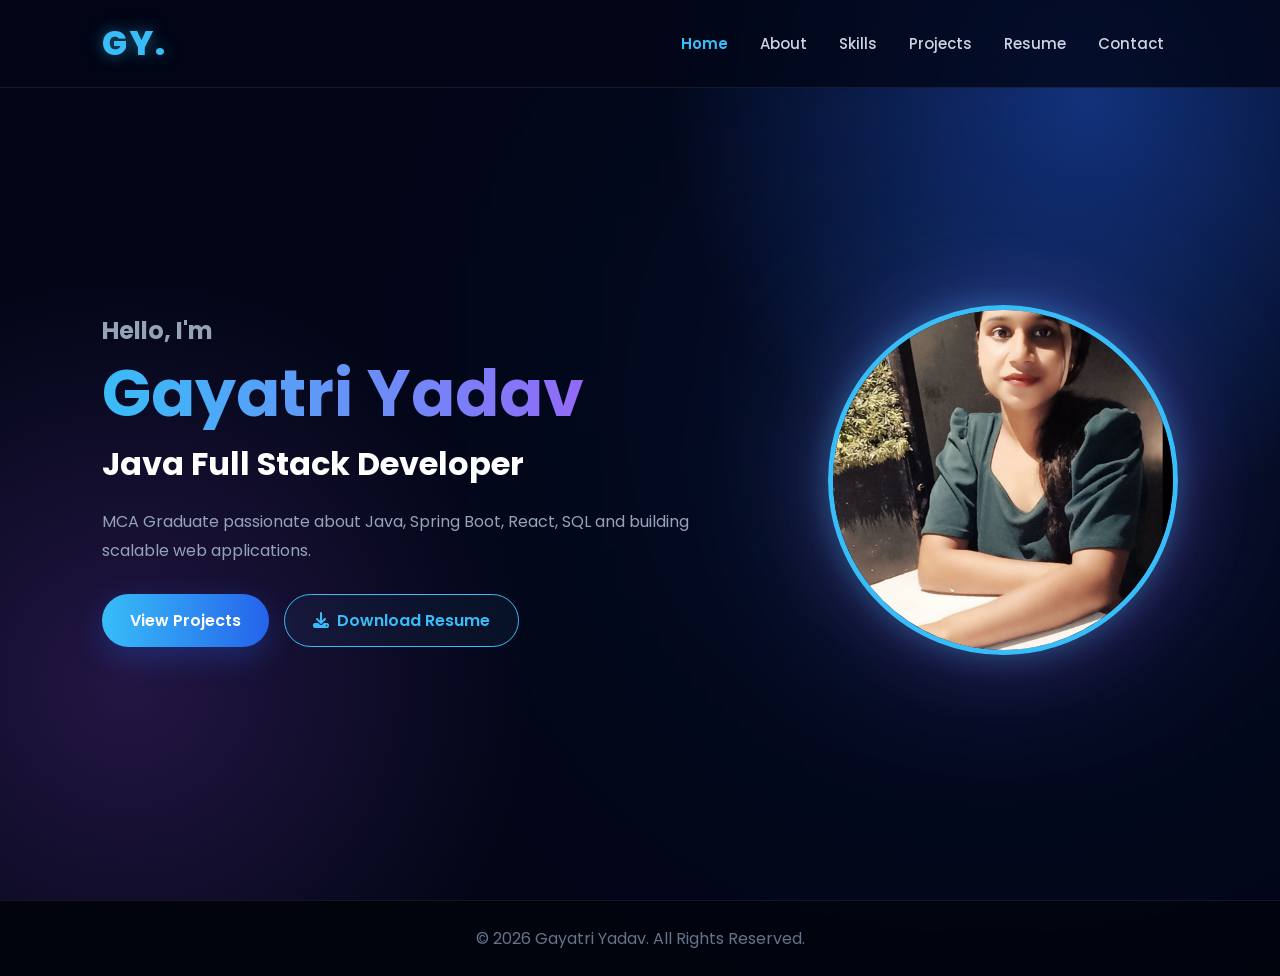
<file: index.html>
<!DOCTYPE html>
<html lang="en">
<head>
    <meta charset="UTF-8">
    <meta name="viewport" content="width=device-width, initial-scale=1.0">

    <title>Gayatri Yadav | Java Full Stack Developer</title>

    <link rel="stylesheet" href="css/style.css">

    <link href="https://fonts.googleapis.com/css2?family=Poppins:wght@300;400;500;600;700&display=swap" rel="stylesheet">

    <link rel="stylesheet"
          href="https://cdnjs.cloudflare.com/ajax/libs/font-awesome/6.5.2/css/all.min.css">
</head>

<body>

    <!-- Header -->
    <header>
        <div class="logo">GY.</div>

        <nav>
            <a href="index.html">Home</a>
            <a href="about.html">About</a>
            <a href="skills.html">Skills</a>
            <a href="projects.html">Projects</a>
            <a href="resume.html">Resume</a>
            <a href="contact.html">Contact</a>
        </nav>
    </header>

    <!-- Hero Section -->
    <section class="hero">

        <div class="hero-text">
            <h3>Hello, I'm</h3>

            <h1>Gayatri Yadav</h1>

            <h2>Java Full Stack Developer</h2>

            <p>
                MCA Graduate passionate about Java, Spring Boot, React, SQL
                and building scalable web applications.
            </p>

            <div class="buttons">
                <a href="projects.html" class="btn">
                    View Projects
                </a>

                <a href="images/resume/Gayatri_Yadav_Resume.pdf"
                   class="btn2"
                   download>
                    <i class="fas fa-download"></i>
                    Download Resume
                </a>
            </div>
        </div>

        <!-- Profile Image -->
        <div class="hero-image">
            <img src="images/gayuprofile.jpg.jpg" 
                 alt="Gayatri Yadav">
        </div>

    </section>

    <!-- Footer -->
    <footer>
        <p>&copy; 2026 Gayatri Yadav. All Rights Reserved.</p>
    </footer>

    <script src="js/script.js"></script>

</body>
</html>
</file>
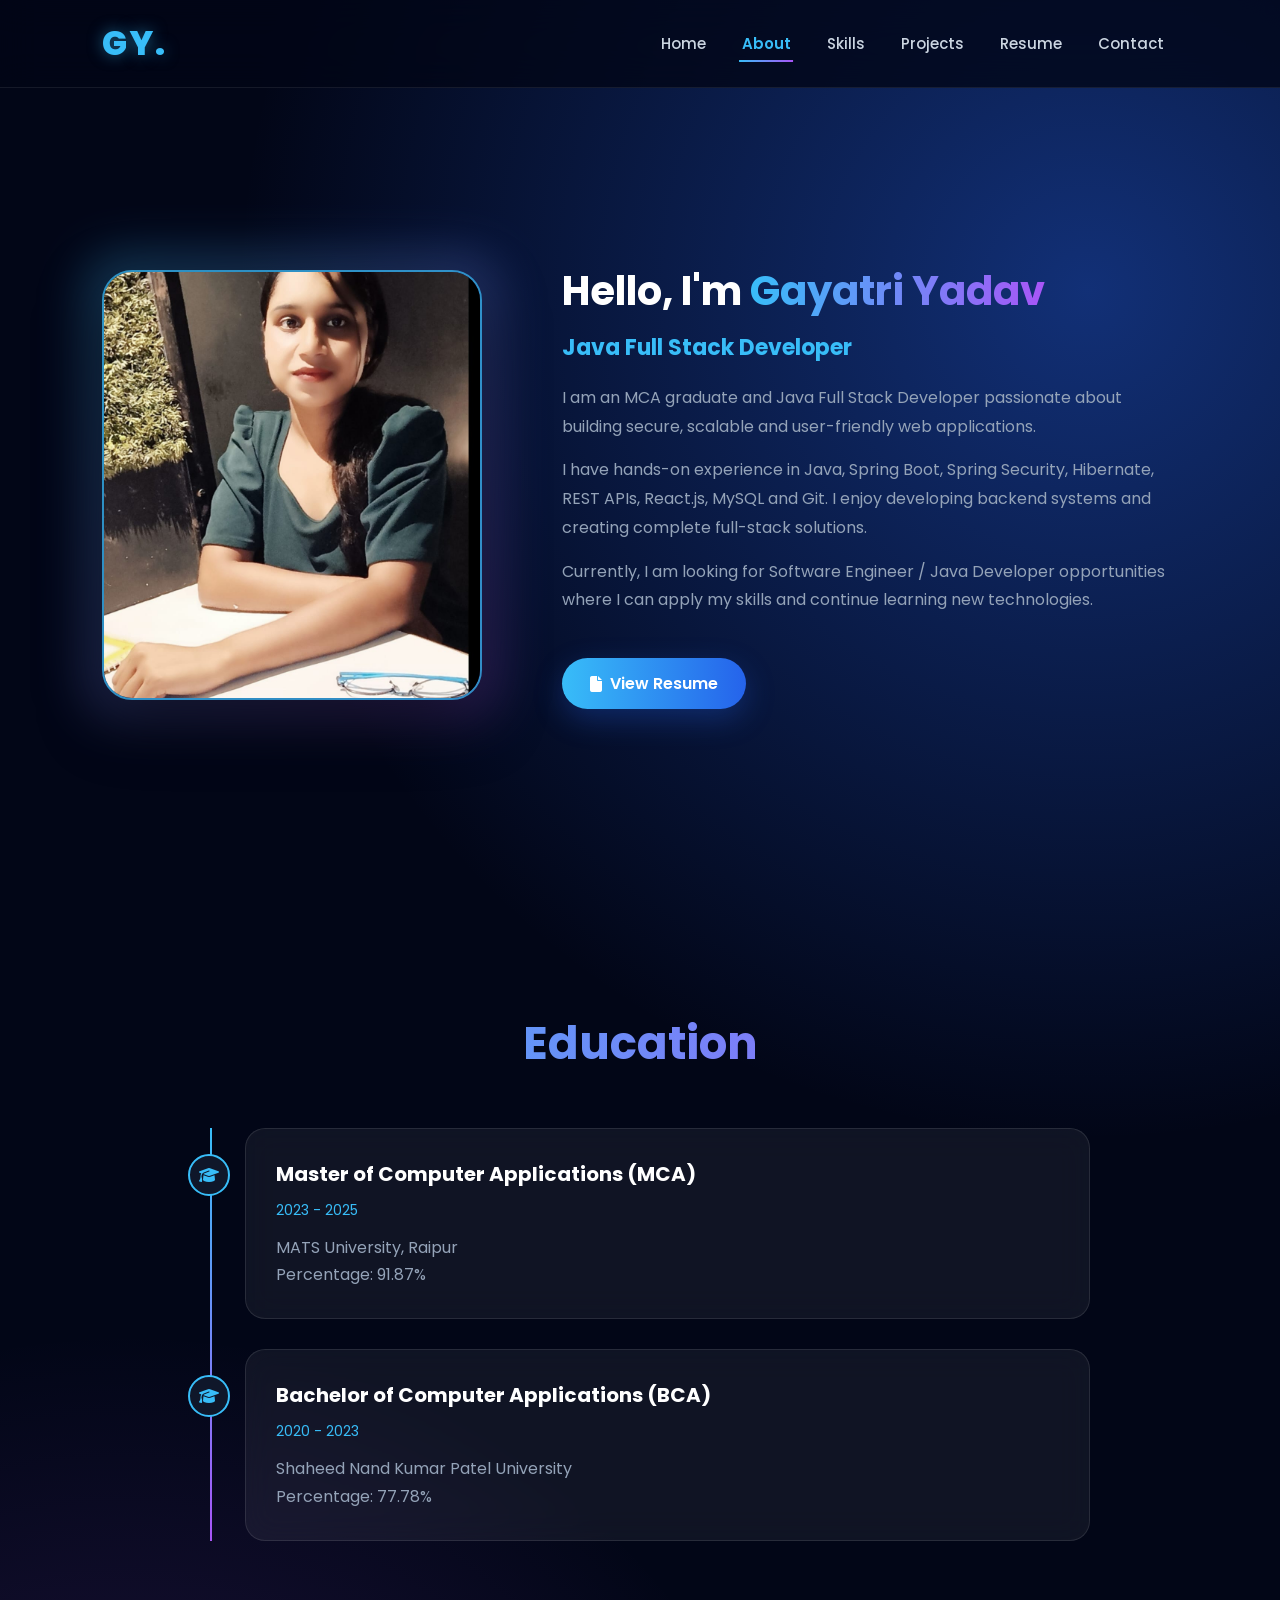
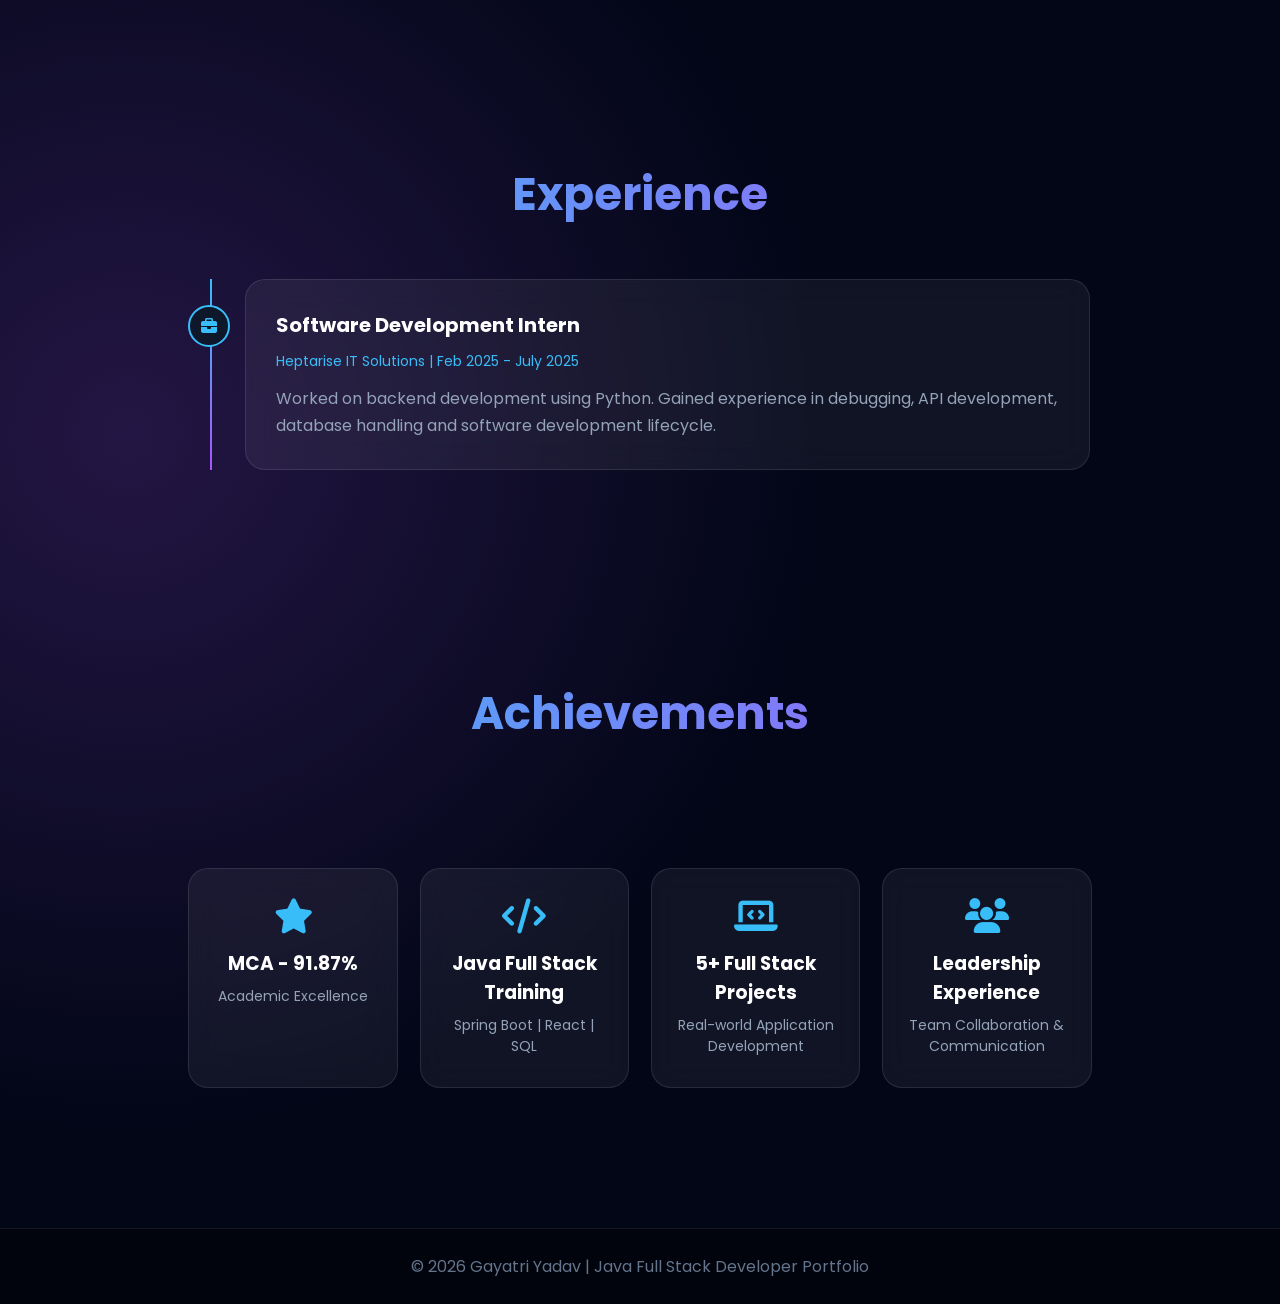
<file: about.html>
<!DOCTYPE html>
<html lang="en">

<head>

<meta charset="UTF-8">
<meta name="viewport" content="width=device-width, initial-scale=1.0">

<title>About | Gayatri Yadav</title>

<link rel="stylesheet" href="css/style.css">

<link href="https://fonts.googleapis.com/css2?family=Poppins:wght@300;400;500;600;700&display=swap" rel="stylesheet">

<link rel="stylesheet"
href="https://cdnjs.cloudflare.com/ajax/libs/font-awesome/6.5.2/css/all.min.css">

</head>


<body>


<header>

<div class="logo">
<h2>GY.</h2>
</div>


<nav>

<ul>

<li><a href="index.html">Home</a></li>

<li><a href="about.html" class="active">About</a></li>

<li><a href="skills.html">Skills</a></li>

<li><a href="projects.html">Projects</a></li>

<li><a href="resume.html">Resume</a></li>

<li><a href="contact.html">Contact</a></li>

</ul>

</nav>

</header>



<!-- ABOUT HERO SECTION -->

<section class="about">


<div class="about-image">

<img src="images/gayuprofile.jpg.jpg" alt="Gayatri Yadav">

</div>



<div class="about-content">


<h1>Hello, I'm <span>Gayatri Yadav</span></h1>


<h3>
Java Full Stack Developer
</h3>


<p>
I am an MCA graduate and Java Full Stack Developer passionate about
building secure, scalable and user-friendly web applications.
</p>


<p>
I have hands-on experience in Java, Spring Boot, Spring Security,
Hibernate, REST APIs, React.js, MySQL and Git. 
I enjoy developing backend systems and creating complete full-stack solutions.
</p>


<p>
Currently, I am looking for Software Engineer / Java Developer opportunities
where I can apply my skills and continue learning new technologies.
</p>



<a href="resume.html" class="btn">
<i class="fas fa-file"></i> View Resume
</a>


</div>


</section>





<!-- EDUCATION SECTION -->


<section class="timeline">


<h1 class="section-title">
Education
</h1>



<div class="timeline-box">



<div class="timeline-item">

<i class="fas fa-graduation-cap"></i>

<h3>
Master of Computer Applications (MCA)
</h3>


<span>
2023 - 2025
</span>


<p>
MATS University, Raipur
<br>
Percentage: 91.87%
</p>


</div>





<div class="timeline-item">

<i class="fas fa-graduation-cap"></i>


<h3>
Bachelor of Computer Applications (BCA)
</h3>


<span>
2020 - 2023
</span>


<p>
Shaheed Nand Kumar Patel University
<br>
Percentage: 77.78%
</p>


</div>



</div>


</section>







<!-- EXPERIENCE SECTION -->


<section class="timeline">


<h1 class="section-title">
Experience
</h1>



<div class="timeline-box">


<div class="timeline-item">


<i class="fas fa-briefcase"></i>


<h3>
Software Development Intern
</h3>


<span>
Heptarise IT Solutions | Feb 2025 - July 2025
</span>


<p>

Worked on backend development using Python.
Gained experience in debugging, API development,
database handling and software development lifecycle.

</p>


</div>


</div>


</section>








<!-- ACHIEVEMENTS -->


<section class="achievement">


<h1 class="section-title">
Achievements
</h1>



<div class="cards">



<div class="card">

<i class="fas fa-star"></i>

<h3>
MCA - 91.87%
</h3>

<p>
Academic Excellence
</p>

</div>




<div class="card">

<i class="fas fa-code"></i>

<h3>
Java Full Stack Training
</h3>

<p>
Spring Boot | React | SQL
</p>

</div>





<div class="card">

<i class="fas fa-laptop-code"></i>

<h3>
5+ Full Stack Projects
</h3>

<p>
Real-world Application Development
</p>

</div>





<div class="card">

<i class="fas fa-users"></i>

<h3>
Leadership Experience
</h3>

<p>
Team Collaboration & Communication
</p>

</div>



</div>


</section>







<!-- FOOTER -->


<footer>

<p>
© 2026 Gayatri Yadav | Java Full Stack Developer Portfolio
</p>

</footer>




<script src="js/script.js"></script>


</body>

</html>
</file>
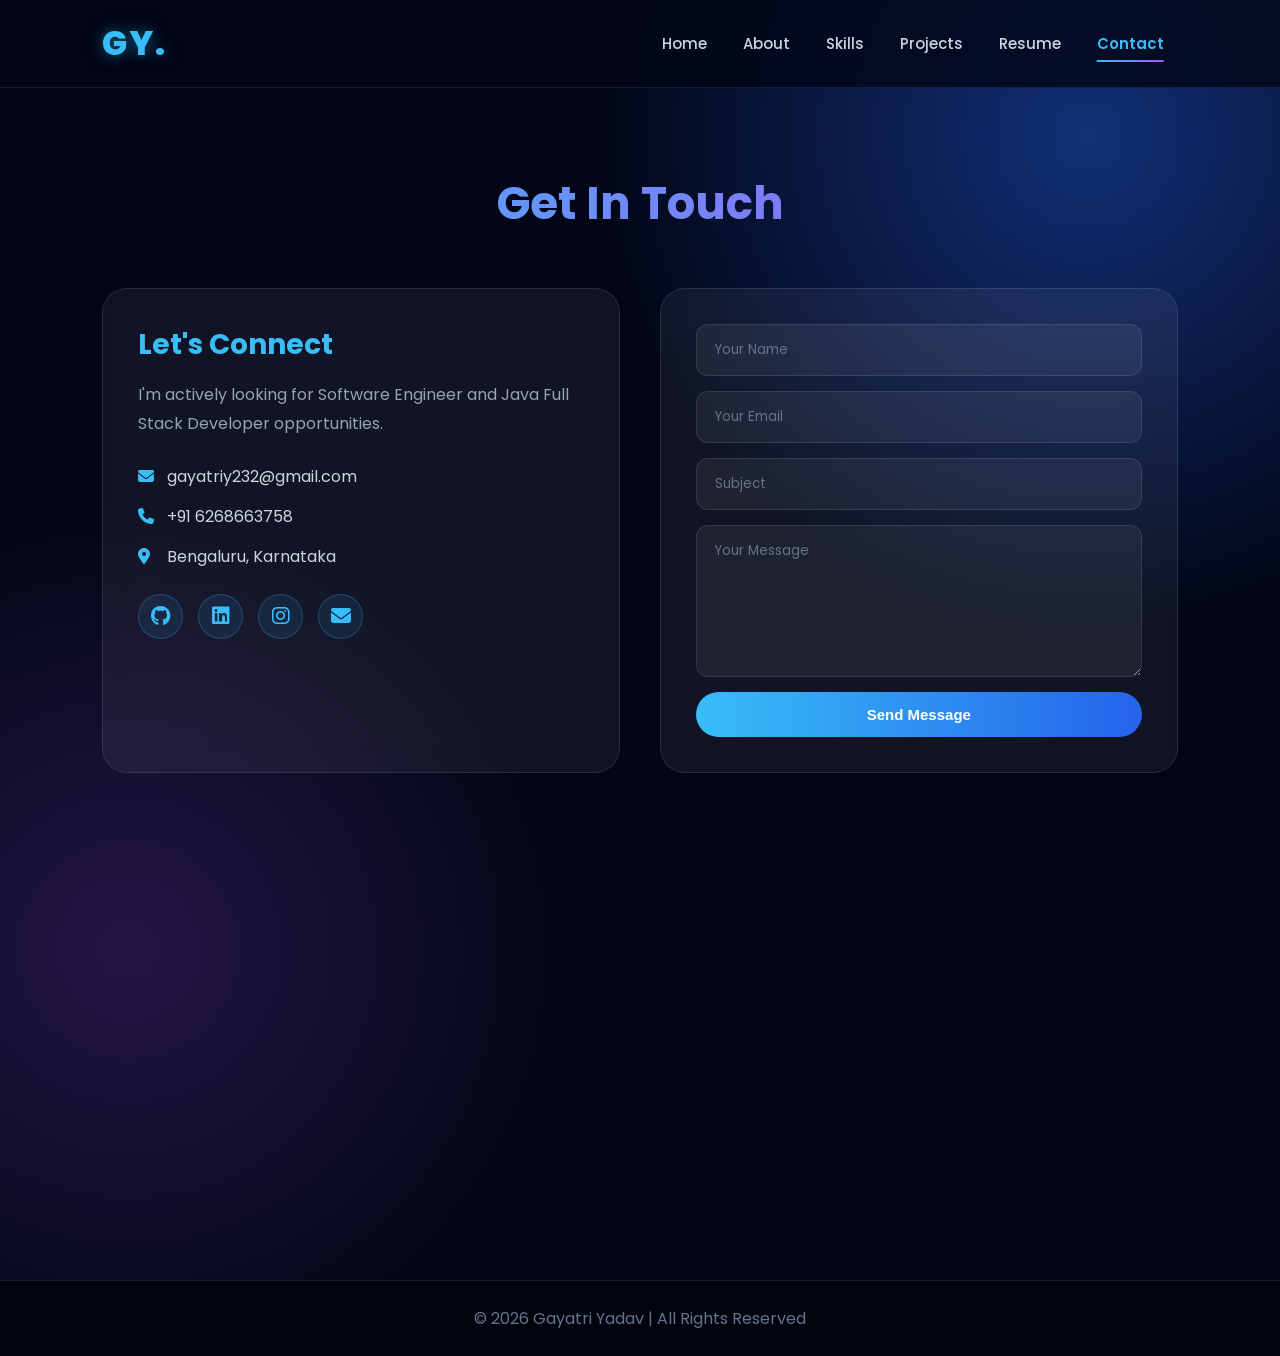
<file: contact.html>
<!DOCTYPE html>
<html lang="en">

<head>

<meta charset="UTF-8">

<meta name="viewport" content="width=device-width, initial-scale=1.0">

<title>Contact | Gayatri Yadav</title>

<link rel="stylesheet" href="css/style.css">

<link rel="preconnect" href="https://fonts.googleapis.com">

<link href="https://fonts.googleapis.com/css2?family=Poppins:wght@300;400;500;600;700&display=swap" rel="stylesheet">

<link rel="stylesheet"
href="https://cdnjs.cloudflare.com/ajax/libs/font-awesome/6.5.2/css/all.min.css">

</head>

<body>

<header>

<div class="logo">

<h2>GY.</h2>

</div>

<nav>

<ul>

<li><a href="index.html">Home</a></li>

<li><a href="about.html">About</a></li>

<li><a href="skills.html">Skills</a></li>

<li><a href="projects.html">Projects</a></li>

<li><a href="resume.html">Resume</a></li>

<li><a href="contact.html" class="active">Contact</a></li>

</ul>

</nav>

</header>

<section class="contact">

<h1 class="section-title">Get In Touch</h1>

<div class="contact-container">

<div class="contact-info">

<h2>Let's Connect</h2>

<p>

I'm actively looking for Software Engineer and Java Full Stack Developer opportunities.

</p>

<div class="info">

<p><i class="fas fa-envelope"></i> gayatriy232@gmail.com</p>

<p><i class="fas fa-phone"></i> +91 6268663758</p>

<p><i class="fas fa-location-dot"></i> Bengaluru, Karnataka</p>

</div>

<div class="social-contact">

<a href="#"><i class="fab fa-github"></i></a>

<a href="#"><i class="fab fa-linkedin"></i></a>

<a href="#"><i class="fab fa-instagram"></i></a>

<a href="#"><i class="fas fa-envelope"></i></a>

</div>

</div>

<div class="contact-form">

<form>

<input type="text" placeholder="Your Name" required>

<input type="email" placeholder="Your Email" required>

<input type="text" placeholder="Subject">

<textarea rows="6" placeholder="Your Message"></textarea>

<button type="submit">

Send Message

</button>

</form>

</div>

</div>

</section>

<section class="map">

<iframe

src="https://www.google.com/maps?q=Bengaluru&output=embed"

loading="lazy">

</iframe>

</section>

<footer>

<p>

© 2026 Gayatri Yadav | All Rights Reserved

</p>

</footer>

<script src="js/script.js"></script>

</body>

</html>
</file>
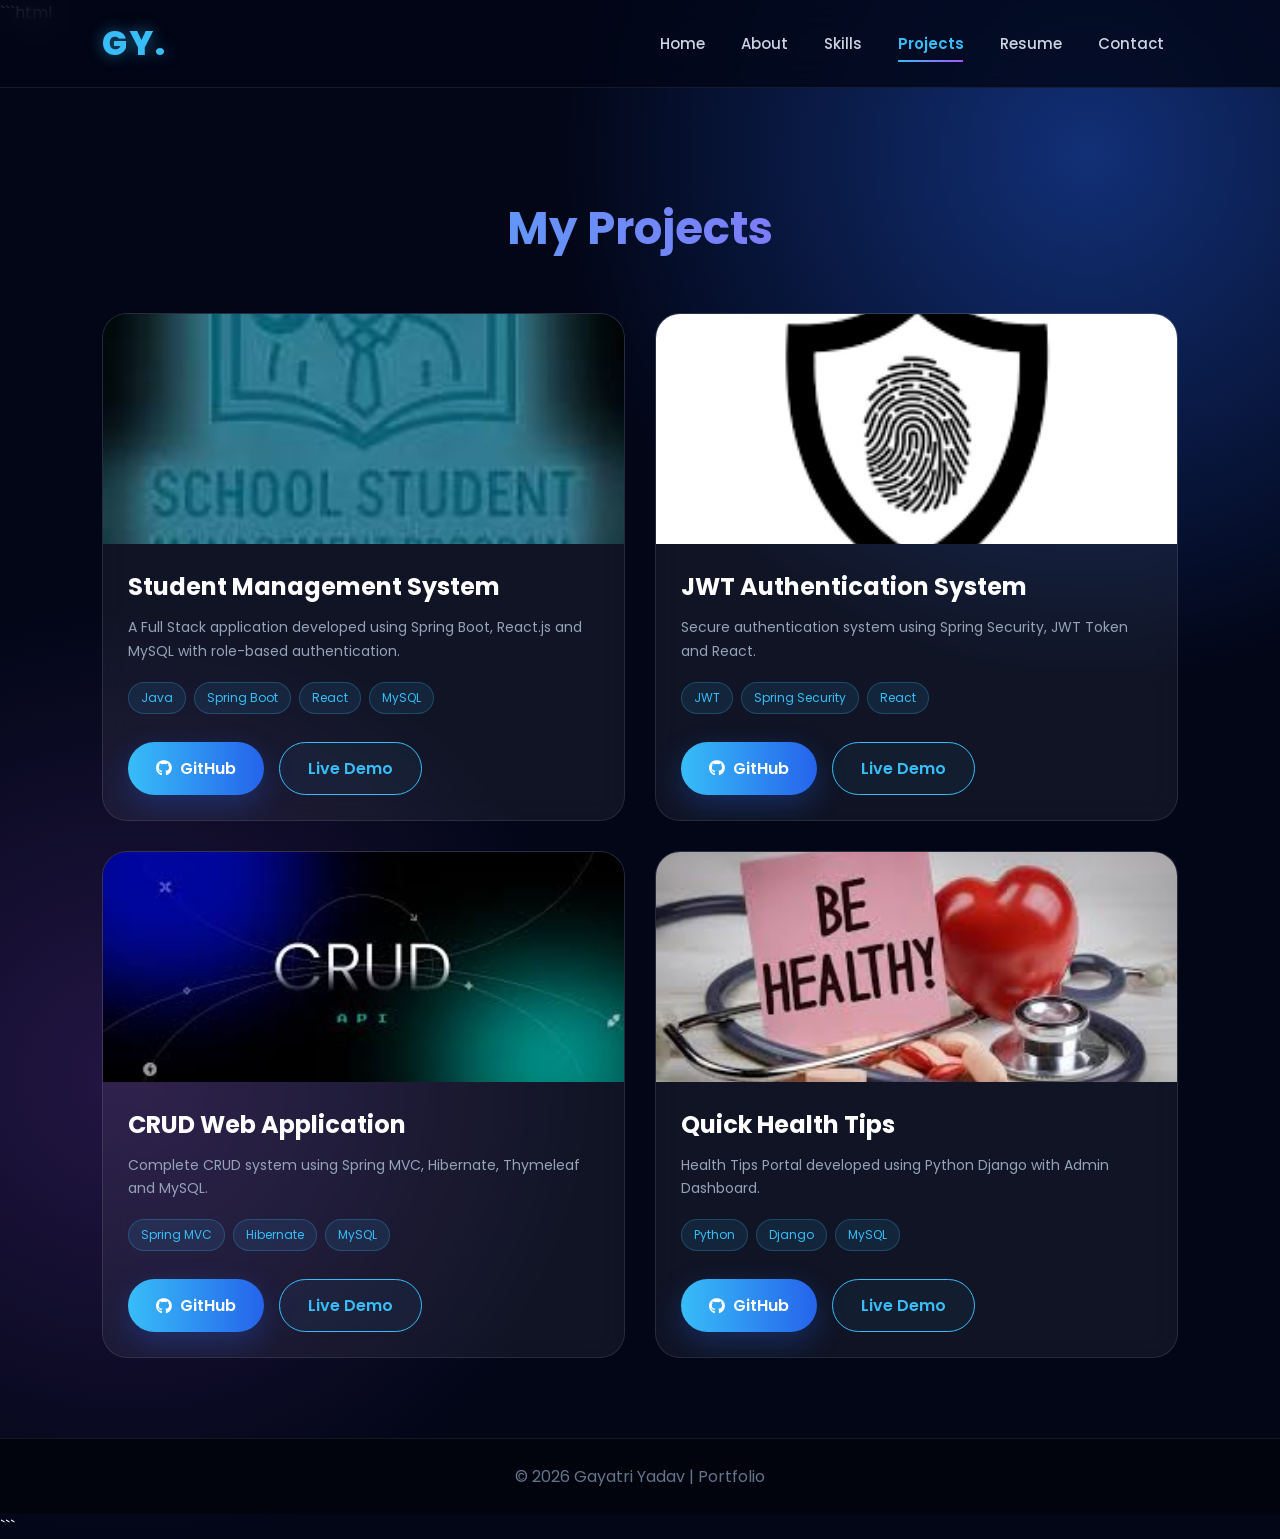
<file: projects.html>
```html
<!DOCTYPE html>
<html lang="en">

<head>
    <meta charset="UTF-8">
    <meta name="viewport" content="width=device-width, initial-scale=1.0">

    <title>Projects | Gayatri Yadav</title>

    <link rel="stylesheet" href="css/style.css">

    <link
        href="https://fonts.googleapis.com/css2?family=Poppins:wght@300;400;500;600;700&display=swap"
        rel="stylesheet">

    <link
        rel="stylesheet"
        href="https://cdnjs.cloudflare.com/ajax/libs/font-awesome/6.5.2/css/all.min.css">
</head>

<body>

    <!-- Header -->
    <header>

        <div class="logo">
            <h2>GY.</h2>
        </div>

        <nav>
            <ul>
                <li><a href="index.html">Home</a></li>
                <li><a href="about.html">About</a></li>
                <li><a href="skills.html">Skills</a></li>
                <li><a href="projects.html" class="active">Projects</a></li>
                <li><a href="resume.html">Resume</a></li>
                <li><a href="contact.html">Contact</a></li>
            </ul>
        </nav>

    </header>


    <!-- Projects Section -->
    <section class="projects">

        <h1 class="section-title">My Projects</h1>

        <div class="project-grid">


            <!-- Project 1 -->
            <div class="project-card">

                <img
                    src="images/s1.jpg"
                    alt="Student Management System">

                <div class="project-content">

                    <h2>Student Management System</h2>

                    <p>
                        A Full Stack application developed using
                        Spring Boot, React.js and MySQL with
                        role-based authentication.
                    </p>

                    <div class="tech">
                        <span>Java</span>
                        <span>Spring Boot</span>
                        <span>React</span>
                        <span>MySQL</span>
                    </div>

                    <div class="buttons">

                        <a href="#" class="btn">
                            <i class="fab fa-github"></i>
                            GitHub
                        </a>

                        <a href="#" class="btn2">
                            Live Demo
                        </a>

                    </div>

                </div>

            </div>


            <!-- Project 2 -->
            <div class="project-card">

                <img
                    src="images/a1.jpg"
                    alt="JWT Authentication System">

                <div class="project-content">

                    <h2>JWT Authentication System</h2>

                    <p>
                        Secure authentication system using
                        Spring Security, JWT Token and React.
                    </p>

                    <div class="tech">
                        <span>JWT</span>
                        <span>Spring Security</span>
                        <span>React</span>
                    </div>

                    <div class="buttons">

                        <a href="#" class="btn">
                            <i class="fab fa-github"></i>
                            GitHub
                        </a>

                        <a href="#" class="btn2">
                            Live Demo
                        </a>

                    </div>

                </div>

            </div>


            <!-- Project 3 -->
            <div class="project-card">

                <img
                    src="images/c2.jpg"
                    alt="CRUD Web Application">

                <div class="project-content">

                    <h2>CRUD Web Application</h2>

                    <p>
                        Complete CRUD system using Spring MVC,
                        Hibernate, Thymeleaf and MySQL.
                    </p>

                    <div class="tech">
                        <span>Spring MVC</span>
                        <span>Hibernate</span>
                        <span>MySQL</span>
                    </div>

                    <div class="buttons">

                        <a href="#" class="btn">
                            <i class="fab fa-github"></i>
                            GitHub
                        </a>

                        <a href="#" class="btn2">
                            Live Demo
                        </a>

                    </div>

                </div>

            </div>


            <!-- Project 4 -->
            <div class="project-card">

                <img
                    src="images/q1.jpg"
                    alt="Quick Health Tips">

                <div class="project-content">

                    <h2>Quick Health Tips</h2>

                    <p>
                        Health Tips Portal developed using
                        Python Django with Admin Dashboard.
                    </p>

                    <div class="tech">
                        <span>Python</span>
                        <span>Django</span>
                        <span>MySQL</span>
                    </div>

                    <div class="buttons">

                        <a href="#" class="btn">
                            <i class="fab fa-github"></i>
                            GitHub
                        </a>

                        <a href="#" class="btn2">
                            Live Demo
                        </a>

                    </div>

                </div>

            </div>


        </div>

    </section>


    <!-- Footer -->
    <footer>

        <p>
            © 2026 Gayatri Yadav | Portfolio
        </p>

    </footer>


    <script src="js/script.js"></script>

</body>

</html>
```
</file>
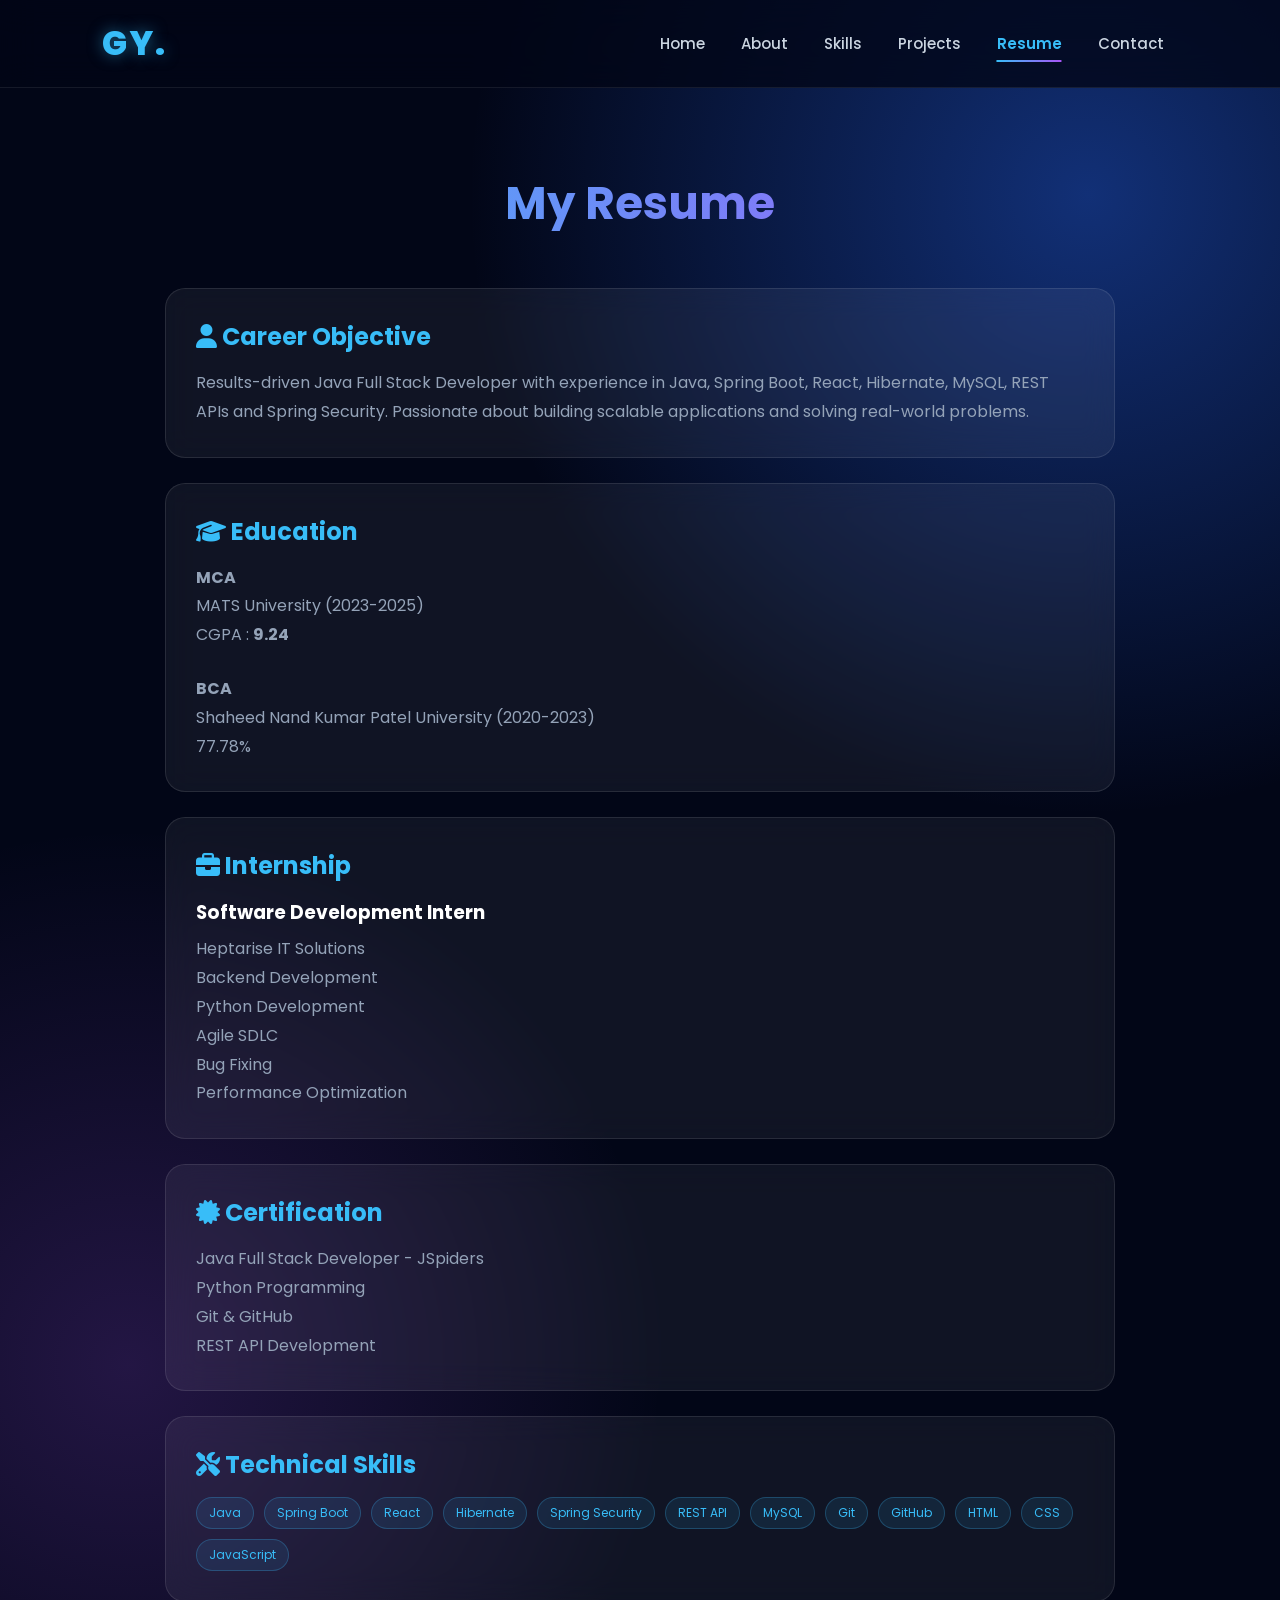
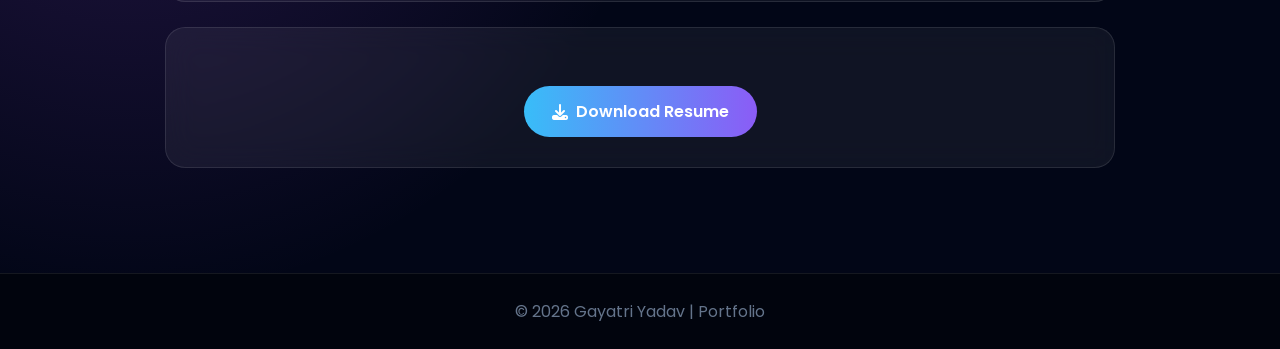
<file: resume.html>
<!DOCTYPE html>
<html lang="en">

<head>

<meta charset="UTF-8">
<meta name="viewport" content="width=device-width, initial-scale=1.0">

<title>Resume | Gayatri Yadav</title>

<link rel="stylesheet" href="css/style.css">

<link href="https://fonts.googleapis.com/css2?family=Poppins:wght@300;400;500;600;700&display=swap" rel="stylesheet">

<link rel="stylesheet"
href="https://cdnjs.cloudflare.com/ajax/libs/font-awesome/6.5.2/css/all.min.css">

</head>

<body>

<header>

<div class="logo">
<h2>GY.</h2>
</div>

<nav>

<ul>

<li><a href="index.html">Home</a></li>
<li><a href="about.html">About</a></li>
<li><a href="skills.html">Skills</a></li>
<li><a href="projects.html">Projects</a></li>
<li><a href="resume.html" class="active">Resume</a></li>
<li><a href="contact.html">Contact</a></li>

</ul>

</nav>

</header>

<section class="resume">

<h1 class="section-title">My Resume</h1>

<div class="resume-container">

<div class="resume-box">

<h2><i class="fas fa-user"></i> Career Objective</h2>

<p>
Results-driven Java Full Stack Developer with experience in Java, Spring Boot,
React, Hibernate, MySQL, REST APIs and Spring Security. Passionate about
building scalable applications and solving real-world problems.
</p>

</div>

<div class="resume-box">

<h2><i class="fas fa-graduation-cap"></i> Education</h2>

<ul>

<li>
<b>MCA</b><br>
MATS University (2023-2025)<br>
CGPA : <b>9.24</b>
</li>

<br>

<li>
<b>BCA</b><br>
Shaheed Nand Kumar Patel University (2020-2023)<br>
77.78%
</li>

</ul>

</div>

<div class="resume-box">

<h2><i class="fas fa-briefcase"></i> Internship</h2>

<h3>Software Development Intern</h3>

<p>

Heptarise IT Solutions

</p>

<ul>

<li>Backend Development</li>

<li>Python Development</li>

<li>Agile SDLC</li>

<li>Bug Fixing</li>

<li>Performance Optimization</li>

</ul>

</div>

<div class="resume-box">

<h2><i class="fas fa-certificate"></i> Certification</h2>

<ul>

<li>Java Full Stack Developer - JSpiders</li>

<li>Python Programming</li>

<li>Git & GitHub</li>

<li>REST API Development</li>

</ul>

</div>

<div class="resume-box">

<h2><i class="fas fa-tools"></i> Technical Skills</h2>

<div class="resume-skills">

<span>Java</span>

<span>Spring Boot</span>

<span>React</span>

<span>Hibernate</span>

<span>Spring Security</span>

<span>REST API</span>

<span>MySQL</span>

<span>Git</span>

<span>GitHub</span>

<span>HTML</span>

<span>CSS</span>

<span>JavaScript</span>

</div>

</div>

<div class="resume-box center">

<a href="images/resume/Gayatri_Yadav_Resume.pdf"
download
class="download-btn">

<i class="fas fa-download"></i>

Download Resume

</a>

</div>

</div>

</section>

<footer>

<p>

© 2026 Gayatri Yadav | Portfolio

</p>

</footer>

<script src="js/script.js"></script>

</body>

</html>
</file>
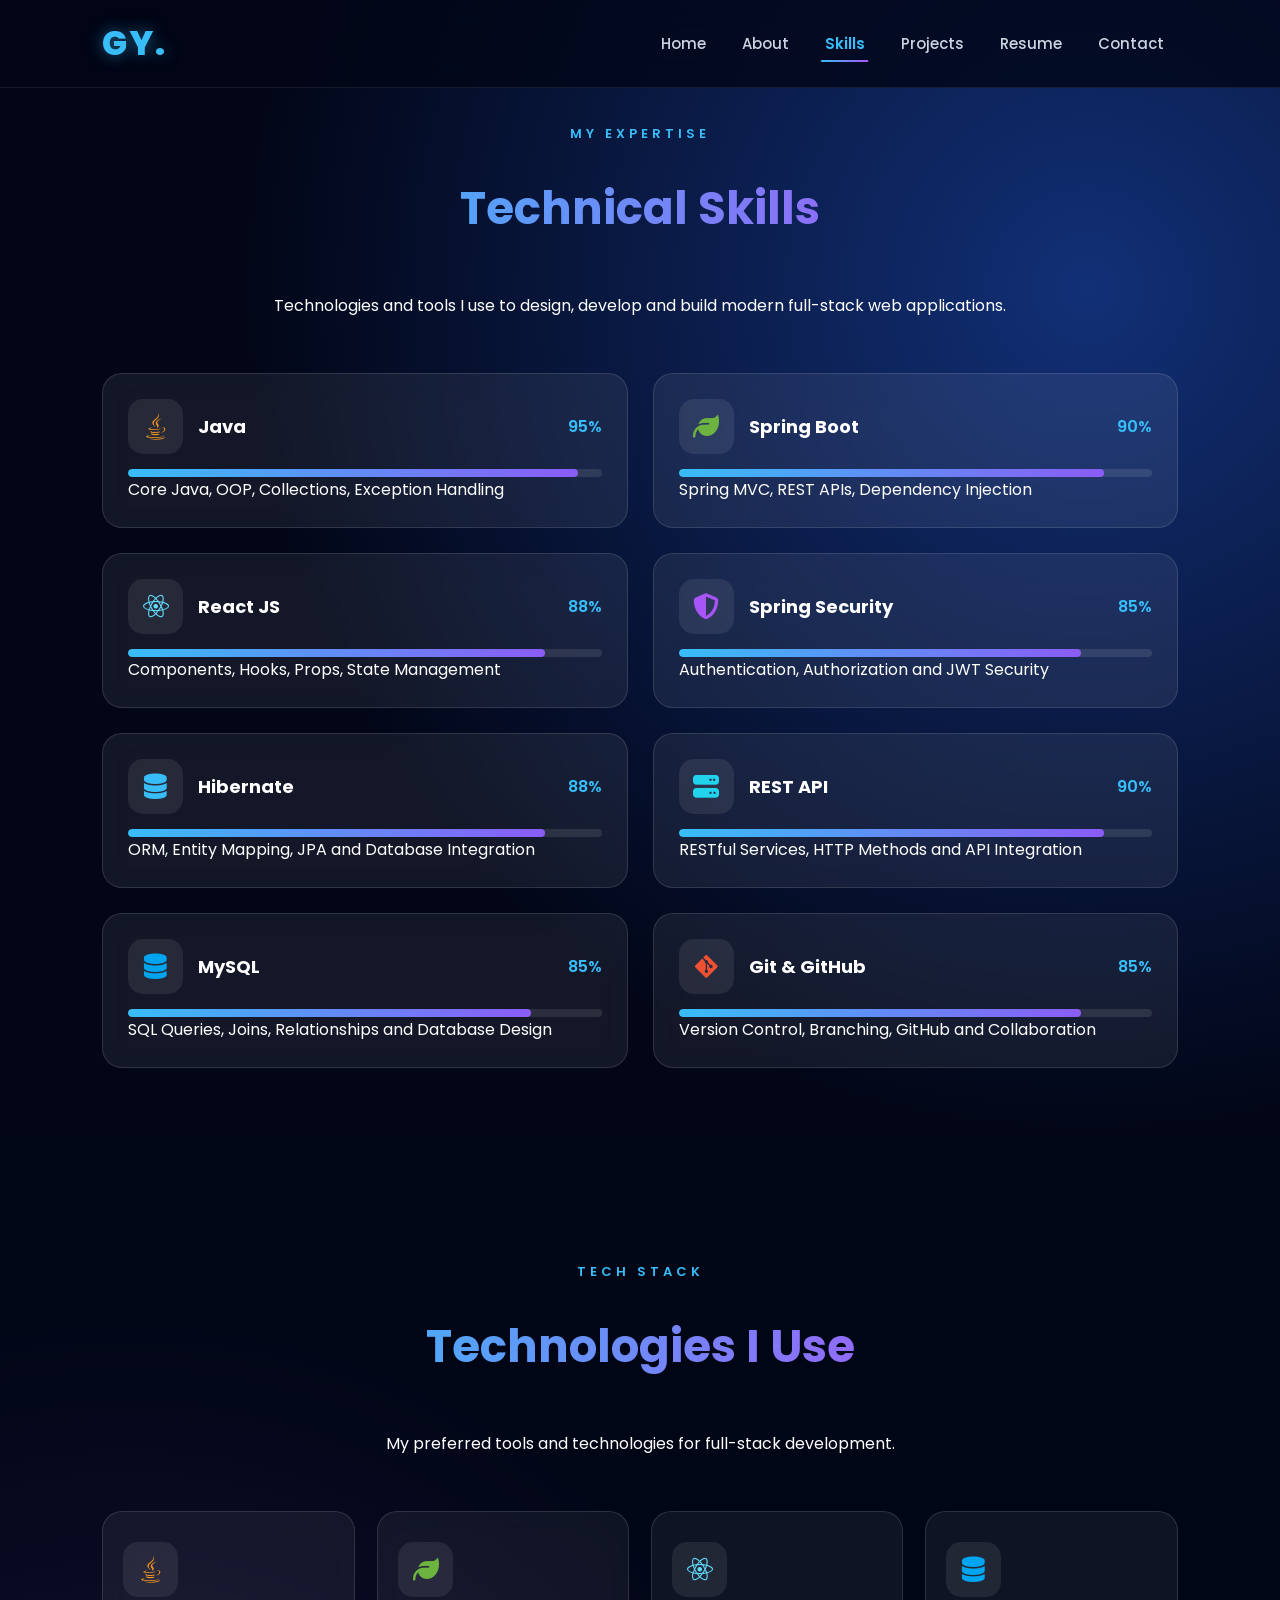
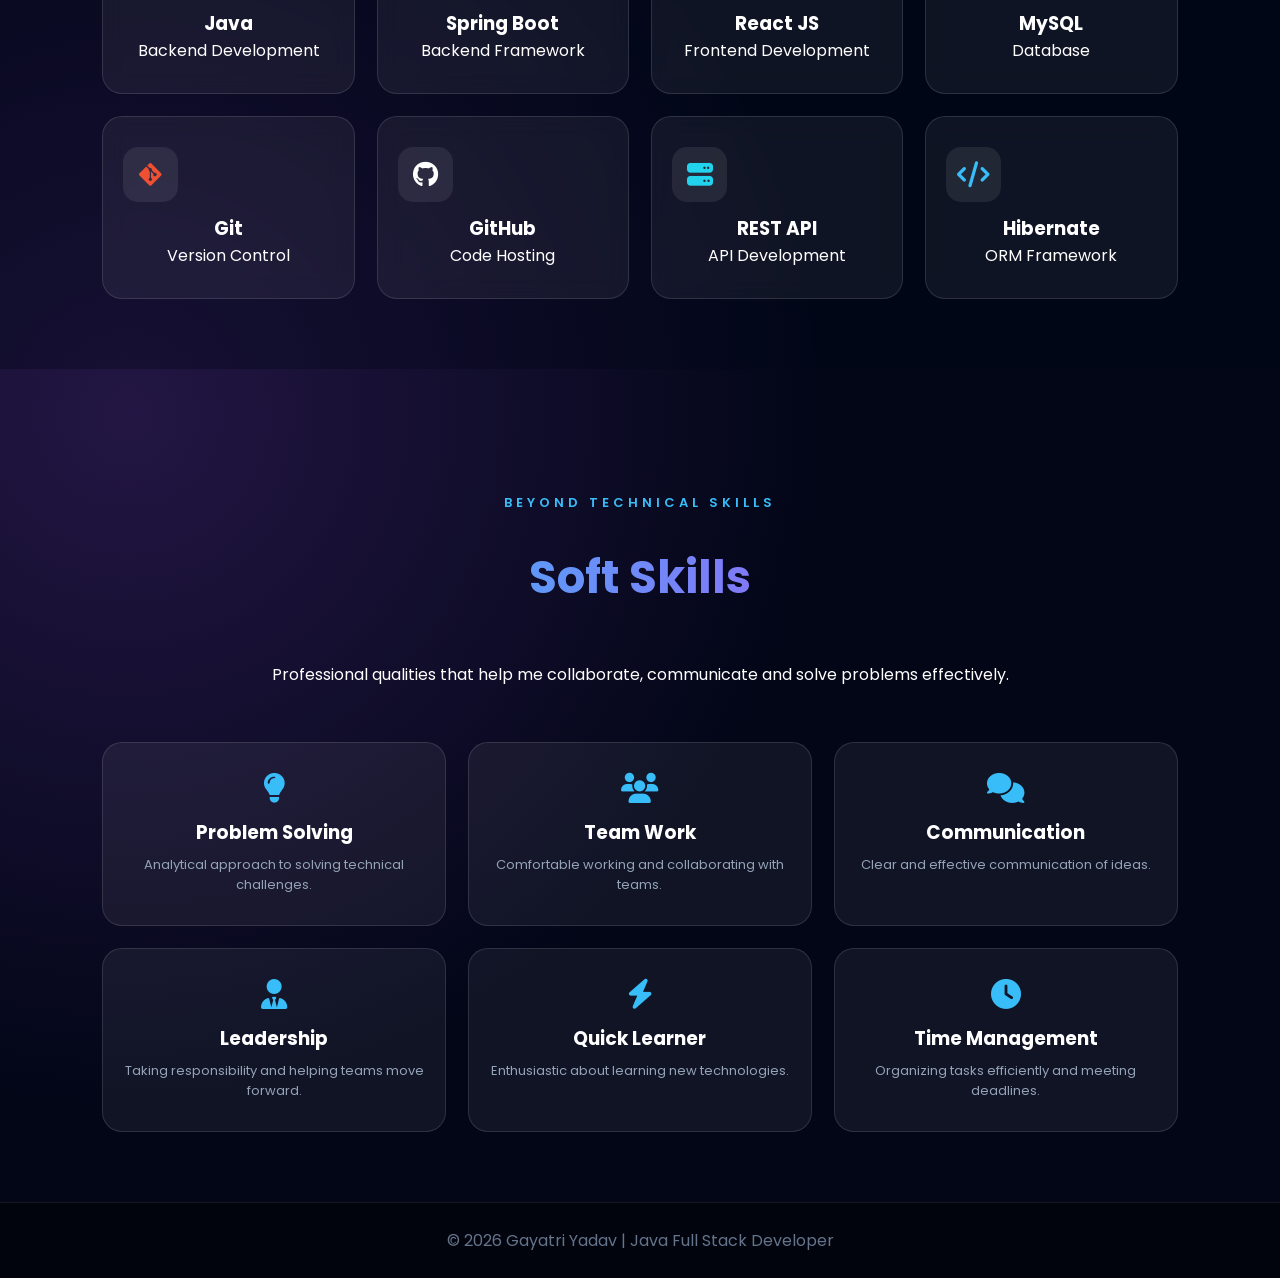
<file: skills.html>
<!DOCTYPE html>
<html lang="en">

<head>

    <meta charset="UTF-8">

    <meta name="viewport" content="width=device-width, initial-scale=1.0">

    <title>Skills | Gayatri Yadav</title>

    <link rel="stylesheet" href="css/style.css">

    <link href="https://fonts.googleapis.com/css2?family=Poppins:wght@300;400;500;600;700&display=swap"
        rel="stylesheet">

    <link rel="stylesheet"
        href="https://cdnjs.cloudflare.com/ajax/libs/font-awesome/6.5.2/css/all.min.css">

</head>


<body>


<!-- ================= HEADER ================= -->

<header>

    <div class="logo">
        <h2>GY.</h2>
    </div>

    <nav>

        <ul>

            <li>
                <a href="index.html">Home</a>
            </li>

            <li>
                <a href="about.html">About</a>
            </li>

            <li>
                <a href="skills.html" class="active">Skills</a>
            </li>

            <li>
                <a href="projects.html">Projects</a>
            </li>

            <li>
                <a href="resume.html">Resume</a>
            </li>

            <li>
                <a href="contact.html">Contact</a>
            </li>

        </ul>

    </nav>

</header>


<!-- ================= TECHNICAL SKILLS ================= -->

<section class="skills-page">

    <div class="skills-intro">

        <span class="small-title">MY EXPERTISE</span>

        <h1 class="section-title">
            Technical <span>Skills</span>
        </h1>

        <p>
            Technologies and tools I use to design, develop and build
            modern full-stack web applications.
        </p>

    </div>


    <div class="skills-grid">


        <!-- JAVA -->

        <div class="skill-card">

            <div class="skill-header">

                <div class="skill-name">

                    <div class="skill-icon java-icon">
                        <i class="fab fa-java"></i>
                    </div>

                    <h3>Java</h3>

                </div>

                <span>95%</span>

            </div>

            <div class="progress">
                <div class="progress-bar java"></div>
            </div>

            <p class="skill-description">
                Core Java, OOP, Collections, Exception Handling
            </p>

        </div>


        <!-- SPRING BOOT -->

        <div class="skill-card">

            <div class="skill-header">

                <div class="skill-name">

                    <div class="skill-icon spring-icon">
                        <i class="fas fa-leaf"></i>
                    </div>

                    <h3>Spring Boot</h3>

                </div>

                <span>90%</span>

            </div>

            <div class="progress">
                <div class="progress-bar spring"></div>
            </div>

            <p class="skill-description">
                Spring MVC, REST APIs, Dependency Injection
            </p>

        </div>


        <!-- REACT -->

        <div class="skill-card">

            <div class="skill-header">

                <div class="skill-name">

                    <div class="skill-icon react-icon">
                        <i class="fab fa-react"></i>
                    </div>

                    <h3>React JS</h3>

                </div>

                <span>88%</span>

            </div>

            <div class="progress">
                <div class="progress-bar react"></div>
            </div>

            <p class="skill-description">
                Components, Hooks, Props, State Management
            </p>

        </div>


        <!-- SPRING SECURITY -->

        <div class="skill-card">

            <div class="skill-header">

                <div class="skill-name">

                    <div class="skill-icon security-icon">
                        <i class="fas fa-shield-halved"></i>
                    </div>

                    <h3>Spring Security</h3>

                </div>

                <span>85%</span>

            </div>

            <div class="progress">
                <div class="progress-bar security"></div>
            </div>

            <p class="skill-description">
                Authentication, Authorization and JWT Security
            </p>

        </div>


        <!-- HIBERNATE -->

        <div class="skill-card">

            <div class="skill-header">

                <div class="skill-name">

                    <div class="skill-icon hibernate-icon">
                        <i class="fas fa-database"></i>
                    </div>

                    <h3>Hibernate</h3>

                </div>

                <span>88%</span>

            </div>

            <div class="progress">
                <div class="progress-bar hibernate"></div>
            </div>

            <p class="skill-description">
                ORM, Entity Mapping, JPA and Database Integration
            </p>

        </div>


        <!-- REST API -->

        <div class="skill-card">

            <div class="skill-header">

                <div class="skill-name">

                    <div class="skill-icon api-icon">
                        <i class="fas fa-server"></i>
                    </div>

                    <h3>REST API</h3>

                </div>

                <span>90%</span>

            </div>

            <div class="progress">
                <div class="progress-bar api"></div>
            </div>

            <p class="skill-description">
                RESTful Services, HTTP Methods and API Integration
            </p>

        </div>


        <!-- MYSQL -->

        <div class="skill-card">

            <div class="skill-header">

                <div class="skill-name">

                    <div class="skill-icon mysql-icon">
                        <i class="fas fa-database"></i>
                    </div>

                    <h3>MySQL</h3>

                </div>

                <span>85%</span>

            </div>

            <div class="progress">
                <div class="progress-bar mysql"></div>
            </div>

            <p class="skill-description">
                SQL Queries, Joins, Relationships and Database Design
            </p>

        </div>


        <!-- GIT -->

        <div class="skill-card">

            <div class="skill-header">

                <div class="skill-name">

                    <div class="skill-icon git-icon">
                        <i class="fab fa-git-alt"></i>
                    </div>

                    <h3>Git & GitHub</h3>

                </div>

                <span>85%</span>

            </div>

            <div class="progress">
                <div class="progress-bar git"></div>
            </div>

            <p class="skill-description">
                Version Control, Branching, GitHub and Collaboration
            </p>

        </div>

    </div>

</section>



<!-- ================= TECHNOLOGIES ================= -->

<section class="technology">

    <div class="skills-intro">

        <span class="small-title">TECH STACK</span>

        <h1 class="section-title">
            Technologies <span>I Use</span>
        </h1>

        <p>
            My preferred tools and technologies for full-stack development.
        </p>

    </div>


    <div class="tech-grid">


        <div class="tech-card">

            <div class="tech-icon java-icon">
                <i class="fab fa-java"></i>
            </div>

            <h3>Java</h3>

            <p>Backend Development</p>

        </div>


        <div class="tech-card">

            <div class="tech-icon spring-icon">
                <i class="fas fa-leaf"></i>
            </div>

            <h3>Spring Boot</h3>

            <p>Backend Framework</p>

        </div>


        <div class="tech-card">

            <div class="tech-icon react-icon">
                <i class="fab fa-react"></i>
            </div>

            <h3>React JS</h3>

            <p>Frontend Development</p>

        </div>


        <div class="tech-card">

            <div class="tech-icon mysql-icon">
                <i class="fas fa-database"></i>
            </div>

            <h3>MySQL</h3>

            <p>Database</p>

        </div>


        <div class="tech-card">

            <div class="tech-icon git-icon">
                <i class="fab fa-git-alt"></i>
            </div>

            <h3>Git</h3>

            <p>Version Control</p>

        </div>


        <div class="tech-card">

            <div class="tech-icon github-icon">
                <i class="fab fa-github"></i>
            </div>

            <h3>GitHub</h3>

            <p>Code Hosting</p>

        </div>


        <div class="tech-card">

            <div class="tech-icon api-icon">
                <i class="fas fa-server"></i>
            </div>

            <h3>REST API</h3>

            <p>API Development</p>

        </div>


        <div class="tech-card">

            <div class="tech-icon hibernate-icon">
                <i class="fas fa-code"></i>
            </div>

            <h3>Hibernate</h3>

            <p>ORM Framework</p>

        </div>

    </div>

</section>



<!-- ================= SOFT SKILLS ================= -->

<section class="soft-skills">

    <div class="skills-intro">

        <span class="small-title">BEYOND TECHNICAL SKILLS</span>

        <h1 class="section-title">
            Soft <span>Skills</span>
        </h1>

        <p>
            Professional qualities that help me collaborate,
            communicate and solve problems effectively.
        </p>

    </div>


    <div class="soft-skills-grid">


        <div class="soft-card">

            <i class="fas fa-lightbulb"></i>

            <h3>Problem Solving</h3>

            <p>
                Analytical approach to solving technical challenges.
            </p>

        </div>


        <div class="soft-card">

            <i class="fas fa-users"></i>

            <h3>Team Work</h3>

            <p>
                Comfortable working and collaborating with teams.
            </p>

        </div>


        <div class="soft-card">

            <i class="fas fa-comments"></i>

            <h3>Communication</h3>

            <p>
                Clear and effective communication of ideas.
            </p>

        </div>


        <div class="soft-card">

            <i class="fas fa-user-tie"></i>

            <h3>Leadership</h3>

            <p>
                Taking responsibility and helping teams move forward.
            </p>

        </div>


        <div class="soft-card">

            <i class="fas fa-bolt"></i>

            <h3>Quick Learner</h3>

            <p>
                Enthusiastic about learning new technologies.
            </p>

        </div>


        <div class="soft-card">

            <i class="fas fa-clock"></i>

            <h3>Time Management</h3>

            <p>
                Organizing tasks efficiently and meeting deadlines.
            </p>

        </div>

    </div>

</section>



<!-- ================= FOOTER ================= -->

<footer>

    <p>
        © 2026 Gayatri Yadav | Java Full Stack Developer
    </p>

</footer>


<script src="js/script.js"></script>

</body>

</html>
</file>
<file: css/style.css>
/* =========================================================
   GAYATRI YADAV PORTFOLIO
   MODERN BLUE + PURPLE THEME
========================================================= */

@import url('https://fonts.googleapis.com/css2?family=Poppins:wght@300;400;500;600;700;800&display=swap');


/* =========================================================
   GLOBAL
========================================================= */

* {
    margin: 0;
    padding: 0;
    box-sizing: border-box;
}

html {
    scroll-behavior: smooth;
}

body {
    font-family: 'Poppins', sans-serif;
    color: #ffffff;
    background:
        radial-gradient(circle at 85% 10%, rgba(37, 99, 235, 0.45), transparent 30%),
        radial-gradient(circle at 10% 70%, rgba(168, 85, 247, 0.20), transparent 30%),
        #020617;
    min-height: 100vh;
    overflow-x: hidden;
}

a {
    text-decoration: none;
    color: inherit;
}

img {
    max-width: 100%;
    display: block;
}

ul {
    list-style: none;
}


/* =========================================================
   HEADER / NAVBAR
========================================================= */

header {
    width: 100%;
    padding: 18px 8%;

    position: fixed;
    top: 0;
    left: 0;

    display: flex;
    align-items: center;
    justify-content: space-between;

    background: rgba(2, 6, 23, 0.78);
    backdrop-filter: blur(18px);

    border-bottom: 1px solid rgba(255,255,255,0.08);

    z-index: 9999;
}


/* LOGO */

.logo,
.logo h2 {
    font-size: 34px;
    font-weight: 800;
    color: #38bdf8;
    letter-spacing: 2px;

    text-shadow:
        0 0 15px rgba(56,189,248,0.5);
}


/* NAV */

nav ul {
    display: flex;
    align-items: center;
    gap: 8px;
}

nav a {
    position: relative;

    display: inline-block;

    padding: 10px 14px;

    color: #cbd5e1;

    font-size: 15px;
    font-weight: 500;

    transition: 0.3s;
}


/* Underline */

nav a::after {
    content: "";

    position: absolute;

    width: 0;
    height: 2px;

    left: 50%;
    bottom: 3px;

    background: linear-gradient(
        90deg,
        #38bdf8,
        #a855f7
    );

    transform: translateX(-50%);

    transition: 0.3s;
}

nav a:hover,
nav a.active {
    color: #38bdf8;
}

nav a:hover::after,
nav a.active::after {
    width: 70%;
}


/* =========================================================
   SECTION TITLE
========================================================= */

.section-title {
    text-align: center;

    font-size: 45px;
    font-weight: 700;

    margin: 30px 0 50px;

    background: linear-gradient(
        90deg,
        #38bdf8,
        #a855f7
    );

    -webkit-background-clip: text;
    background-clip: text;

    color: transparent;
}


/* =========================================================
   HOME PAGE
========================================================= */

.hero {
    min-height: 100vh;

    display: flex;
    align-items: center;
    justify-content: space-between;

    gap: 70px;

    padding: 140px 8% 80px;

    position: relative;
}


/* Hero background glow */

.hero::before {
    content: "";

    position: absolute;

    width: 450px;
    height: 450px;

    background: #2563eb;

    filter: blur(180px);

    opacity: 0.18;

    right: 5%;
    top: 20%;

    pointer-events: none;
}


.hero-text {
    max-width: 650px;

    animation: slideLeft 1s ease;
}

.hero-text h3 {
    color: #94a3b8;
    font-size: 24px;
    margin-bottom: 10px;
}

.hero-text h1 {
    font-size: 65px;
    line-height: 1.1;

    margin: 10px 0;

    background: linear-gradient(
        90deg,
        #38bdf8,
        #a855f7
    );

    -webkit-background-clip: text;
    background-clip: text;

    color: transparent;
}

.hero-text h2 {
    font-size: 32px;
    color: #ffffff;
}

.hero-text p {
    max-width: 600px;

    margin-top: 20px;

    color: #94a3b8;

    line-height: 1.8;
}


/* =========================================================
   PROFILE IMAGE
========================================================= */

.hero-image {
    position: relative;

    display: flex;
    align-items: center;
    justify-content: center;
}

.hero-image::before {
    content: "";

    position: absolute;

    width: 360px;
    height: 360px;

    border-radius: 50%;

    background: linear-gradient(
        135deg,
        #38bdf8,
        #a855f7
    );

    filter: blur(80px);

    opacity: 0.25;
}

.hero-image img {
    position: relative;

    width: 350px;
    height: 350px;

    object-fit: cover;

    border-radius: 50%;

    border: 5px solid #38bdf8;

    box-shadow:
        0 0 30px rgba(56,189,248,0.35),
        0 0 80px rgba(168,85,247,0.20);

    animation: float 4s ease-in-out infinite;
}


/* =========================================================
   BUTTONS
========================================================= */

.buttons {
    display: flex;
    flex-wrap: wrap;
    gap: 15px;
}

.btn,
.btn2,
.download-btn {
    display: inline-flex;

    align-items: center;
    justify-content: center;

    gap: 8px;

    padding: 13px 28px;

    margin-top: 28px;

    border-radius: 50px;

    font-weight: 600;

    transition: 0.35s;
}

.btn {
    color: white;

    background: linear-gradient(
        90deg,
        #38bdf8,
        #2563eb
    );

    box-shadow:
        0 10px 30px rgba(37,99,235,0.3);
}

.btn:hover {
    transform: translateY(-5px);

    box-shadow:
        0 15px 35px rgba(56,189,248,0.4);
}

.btn2 {
    color: #38bdf8;

    border: 1px solid #38bdf8;

    background: rgba(56,189,248,0.05);
}

.btn2:hover {
    color: white;

    background: #38bdf8;

    transform: translateY(-5px);
}


/* =========================================================
   ABOUT PAGE
========================================================= */

.about {
    min-height: 100vh;

    padding: 150px 8% 80px;

    display: grid;

    grid-template-columns: 380px 1fr;

    align-items: center;

    gap: 80px;

    max-width: 1300px;

    margin: auto;
}


/* About Image */

.about-image {
    position: relative;
}

.about-image::before {
    content: "";

    position: absolute;

    inset: -15px;

    border-radius: 30px;

    background: linear-gradient(
        135deg,
        #38bdf8,
        #a855f7
    );

    opacity: 0.3;

    filter: blur(25px);
}

.about-image img {
    position: relative;

    width: 100%;
    height: 430px;

    object-fit: cover;

    border-radius: 30px;

    border: 2px solid rgba(56,189,248,0.7);

    box-shadow:
        0 20px 60px rgba(0,0,0,0.5);
}


/* About Content */

.about-content h1 {
    font-size: 40px;
    margin-bottom: 10px;
}

.about-content h1 span {
    background: linear-gradient(
        90deg,
        #38bdf8,
        #a855f7
    );

    -webkit-background-clip: text;
    color: transparent;
}

.about-content h3 {
    color: #38bdf8;

    font-size: 22px;

    margin-bottom: 20px;
}

.about-content p {
    color: #94a3b8;

    line-height: 1.8;

    margin-bottom: 15px;
}


/* =========================================================
   EDUCATION / EXPERIENCE TIMELINE
========================================================= */

.timeline {
    padding: 80px 8%;
}

.timeline-box {
    max-width: 900px;

    margin: auto;

    position: relative;
}

.timeline-box::before {
    content: "";

    position: absolute;

    left: 20px;
    top: 0;
    bottom: 0;

    width: 2px;

    background: linear-gradient(
        #38bdf8,
        #a855f7
    );
}

.timeline-item {
    position: relative;

    margin-left: 55px;

    margin-bottom: 30px;

    padding: 30px;

    border-radius: 20px;

    background: rgba(255,255,255,0.06);

    border: 1px solid rgba(255,255,255,0.1);

    backdrop-filter: blur(15px);

    transition: 0.4s;
}

.timeline-item:hover {
    transform: translateX(8px);

    border-color: #38bdf8;

    box-shadow:
        0 15px 40px rgba(0,0,0,0.3);
}

.timeline-item > i {
    position: absolute;

    left: -58px;
    top: 25px;

    width: 42px;
    height: 42px;

    display: flex;
    align-items: center;
    justify-content: center;

    border-radius: 50%;

    background: #0f172a;

    border: 2px solid #38bdf8;

    color: #38bdf8;
}

.timeline-item h3 {
    font-size: 20px;

    margin-bottom: 8px;
}

.timeline-item span {
    color: #38bdf8;

    font-size: 14px;
}

.timeline-item p {
    color: #94a3b8;

    margin-top: 12px;

    line-height: 1.7;
}


/* =========================================================
   ACHIEVEMENT / COMMON CARDS
========================================================= */

.achievement,
.cards {
    padding: 70px 8%;
}

.cards {
    max-width: 1200px;

    margin: auto;

    display: grid;

    grid-template-columns: repeat(4, 1fr);

    gap: 22px;
}

.card {
    padding: 30px 20px;

    text-align: center;

    border-radius: 20px;

    background: rgba(255,255,255,0.06);

    border: 1px solid rgba(255,255,255,0.1);

    backdrop-filter: blur(15px);

    transition: 0.4s;
}

.card:hover {
    transform: translateY(-10px);

    border-color: #38bdf8;

    box-shadow:
        0 15px 40px rgba(56,189,248,0.12);
}

.card i {
    color: #38bdf8;

    font-size: 35px;

    margin-bottom: 15px;
}

.card h3 {
    margin-bottom: 8px;
}

.card p {
    color: #94a3b8;

    font-size: 14px;
}


/* =========================================================
   SKILLS PAGE
========================================================= */

.skills-page,
.technology,
.soft-skills {
    padding: 120px 8% 70px;
}

.skills-intro {
    text-align: center;

    max-width: 750px;

    margin: 0 auto 55px;
}

.small-title {
    color: #38bdf8;

    font-size: 13px;

    font-weight: 600;

    letter-spacing: 4px;
}


/* Skills Grid */

.skills-grid {
    max-width: 1100px;

    margin: auto;

    display: grid;

    grid-template-columns: repeat(2, 1fr);

    gap: 25px;
}

.skill-card {
    padding: 25px;

    background: rgba(255,255,255,0.07);

    border: 1px solid rgba(255,255,255,0.12);

    border-radius: 20px;

    backdrop-filter: blur(15px);

    transition: 0.4s;
}

.skill-card:hover {
    transform: translateY(-8px);

    border-color: #38bdf8;

    box-shadow:
        0 15px 40px rgba(0,0,0,0.35),
        0 0 25px rgba(56,189,248,0.12);
}

.skill-header {
    display: flex;

    justify-content: space-between;

    align-items: center;

    margin-bottom: 15px;
}

.skill-name {
    display: flex;

    align-items: center;

    gap: 15px;
}

.skill-name h3 {
    font-size: 18px;
}

.skill-header > span {
    color: #38bdf8;

    font-weight: 600;
}

.skill-icon,
.tech-icon {
    width: 55px;
    height: 55px;

    display: flex;

    align-items: center;
    justify-content: center;

    border-radius: 15px;

    background: rgba(255,255,255,0.08);

    font-size: 26px;
}

.java-icon {
    color: #f89820;
}

.spring-icon {
    color: #6db33f;
}

.react-icon {
    color: #61dafb;
}

.security-icon {
    color: #a855f7;
}

.hibernate-icon {
    color: #38bdf8;
}

.api-icon {
    color: #22d3ee;
}

.mysql-icon {
    color: #00a4ef;
}

.git-icon {
    color: #f05032;
}

.github-icon {
    color: white;
}

.progress {
    width: 100%;

    height: 8px;

    overflow: hidden;

    border-radius: 20px;

    background: rgba(255,255,255,0.1);
}

.progress-bar {
    height: 100%;

    border-radius: 20px;

    background: linear-gradient(
        90deg,
        #38bdf8,
        #8b5cf6
    );

    animation: skillProgress 1.5s ease;
}

.progress-bar.java {
    width: 95%;
}

.progress-bar.spring {
    width: 90%;
}

.progress-bar.react {
    width: 88%;
}

.progress-bar.security {
    width: 85%;
}

.progress-bar.hibernate {
    width: 88%;
}

.progress-bar.api {
    width: 90%;
}

.progress-bar.mysql {
    width: 85%;
}

.progress-bar.git {
    width: 85%;
}


/* =========================================================
   TECHNOLOGIES
========================================================= */

.technology {
    background: rgba(2,6,23,0.35);
}

.tech-grid {
    max-width: 1100px;

    margin: auto;

    display: grid;

    grid-template-columns: repeat(4,1fr);

    gap: 22px;
}

.tech-card {
    padding: 30px 20px;

    text-align: center;

    background: rgba(255,255,255,0.06);

    border: 1px solid rgba(255,255,255,0.12);

    border-radius: 20px;

    backdrop-filter: blur(12px);

    transition: 0.4s;
}

.tech-card:hover {
    transform: translateY(-10px);

    border-color: #38bdf8;

    box-shadow:
        0 15px 35px rgba(56,189,248,0.15);
}

.tech-card h3 {
    margin-top: 12px;
}


/* =========================================================
   SOFT SKILLS
========================================================= */

.soft-skills-grid {
    max-width: 1100px;

    margin: auto;

    display: grid;

    grid-template-columns: repeat(3,1fr);

    gap: 22px;
}

.soft-card {
    text-align: center;

    padding: 30px 20px;

    background: rgba(255,255,255,0.06);

    border: 1px solid rgba(255,255,255,0.12);

    border-radius: 20px;

    transition: 0.4s;
}

.soft-card:hover {
    transform: translateY(-8px);

    border-color: #a855f7;
}

.soft-card i {
    font-size: 30px;

    color: #38bdf8;

    margin-bottom: 15px;
}

.soft-card p {
    color: #94a3b8;

    font-size: 13px;

    margin-top: 8px;
}


/* =========================================================
   PROJECTS PAGE
========================================================= */

.projects {
    padding: 140px 8% 80px;

    min-height: 100vh;
}

.project-grid {
    max-width: 1200px;

    margin: auto;

    display: grid;

    grid-template-columns: repeat(2,1fr);

    gap: 30px;
}

.project-card {
    overflow: hidden;

    border-radius: 25px;

    background: rgba(255,255,255,0.06);

    border: 1px solid rgba(255,255,255,0.1);

    backdrop-filter: blur(15px);

    transition: 0.4s;
}

.project-card:hover {
    transform: translateY(-10px);

    border-color: #38bdf8;

    box-shadow:
        0 20px 50px rgba(56,189,248,0.12);
}

.project-card img {
    width: 100%;

    height: 230px;

    object-fit: cover;

    transition: 0.5s;
}

.project-card:hover img {
    transform: scale(1.05);
}

.project-content {
    padding: 25px;
}

.project-content h2 {
    margin-bottom: 12px;
}

.project-content p {
    color: #94a3b8;

    line-height: 1.7;

    font-size: 14px;
}

.tech {
    display: flex;

    flex-wrap: wrap;

    gap: 8px;

    margin-top: 18px;
}

.tech span,
.resume-skills span {
    padding: 6px 12px;

    border-radius: 20px;

    background: rgba(56,189,248,0.1);

    border: 1px solid rgba(56,189,248,0.25);

    color: #38bdf8;

    font-size: 12px;
}


/* =========================================================
   RESUME PAGE
========================================================= */

.resume {
    padding: 140px 8% 80px;

    min-height: 100vh;
}

.resume-container {
    max-width: 950px;

    margin: auto;
}

.resume-box {
    padding: 30px;

    margin-bottom: 25px;

    border-radius: 20px;

    background: rgba(255,255,255,0.06);

    border: 1px solid rgba(255,255,255,0.1);

    backdrop-filter: blur(15px);

    transition: 0.3s;
}

.resume-box:hover {
    border-color: #38bdf8;

    transform: translateY(-4px);
}

.resume-box h2 {
    color: #38bdf8;

    margin-bottom: 15px;
}

.resume-box h3 {
    margin-bottom: 8px;
}

.resume-box p,
.resume-box li {
    color: #94a3b8;

    line-height: 1.8;
}

.resume-skills {
    display: flex;

    flex-wrap: wrap;

    gap: 10px;
}

.resume-box.center {
    text-align: center;
}

.download-btn {
    color: white;

    background: linear-gradient(
        90deg,
        #38bdf8,
        #8b5cf6
    );

    border: none;
}


/* =========================================================
   CONTACT PAGE
========================================================= */

.contact {
    padding: 140px 8% 80px;

    min-height: 85vh;
}

.contact-container {
    max-width: 1100px;

    margin: auto;

    display: grid;

    grid-template-columns: 1fr 1fr;

    gap: 40px;
}

.contact-info,
.contact-form {
    padding: 35px;

    border-radius: 25px;

    background: rgba(255,255,255,0.06);

    border: 1px solid rgba(255,255,255,0.1);

    backdrop-filter: blur(15px);
}

.contact-info h2 {
    font-size: 28px;

    color: #38bdf8;

    margin-bottom: 15px;
}

.contact-info > p {
    color: #94a3b8;

    line-height: 1.8;

    margin-bottom: 25px;
}

.info p {
    color: #cbd5e1;

    margin: 15px 0;
}

.info i {
    color: #38bdf8;

    width: 25px;
}

.social-contact {
    display: flex;

    gap: 15px;

    margin-top: 25px;
}

.social-contact a {
    width: 45px;
    height: 45px;

    display: flex;

    align-items: center;
    justify-content: center;

    border-radius: 50%;

    background: rgba(56,189,248,0.1);

    border: 1px solid rgba(56,189,248,0.25);

    color: #38bdf8;

    font-size: 20px;

    transition: 0.3s;
}

.social-contact a:hover {
    color: white;

    background: #38bdf8;

    transform: translateY(-5px);
}


/* Contact Form */

.contact-form form {
    display: flex;

    flex-direction: column;

    gap: 15px;
}

.contact-form input,
.contact-form textarea {
    width: 100%;

    padding: 15px 18px;

    border-radius: 12px;

    border: 1px solid rgba(255,255,255,0.1);

    outline: none;

    background: rgba(255,255,255,0.06);

    color: white;

    font-family: inherit;
}

.contact-form input:focus,
.contact-form textarea:focus {
    border-color: #38bdf8;

    box-shadow:
        0 0 15px rgba(56,189,248,0.1);
}

.contact-form input::placeholder,
.contact-form textarea::placeholder {
    color: #64748b;
}

.contact-form button {
    padding: 14px;

    border: none;

    border-radius: 30px;

    color: white;

    font-size: 15px;

    font-weight: 600;

    cursor: pointer;

    background: linear-gradient(
        90deg,
        #38bdf8,
        #2563eb
    );

    transition: 0.3s;
}

.contact-form button:hover {
    transform: translateY(-3px);

    box-shadow:
        0 10px 30px rgba(56,189,248,0.3);
}


/* MAP */

.map {
    padding: 0 8% 70px;
}

.map iframe {
    width: 100%;

    height: 350px;

    border: 0;

    border-radius: 20px;

    opacity: 0.85;
}


/* =========================================================
   FOOTER
========================================================= */

footer {
    padding: 25px;

    text-align: center;

    background: #01040d;

    border-top: 1px solid rgba(255,255,255,0.08);

    color: #64748b;
}


/* =========================================================
   TOP BUTTON
========================================================= */

#topBtn {
    position: fixed;

    right: 25px;
    bottom: 25px;

    width: 45px;
    height: 45px;

    display: none;

    border: none;

    border-radius: 50%;

    color: white;

    background: linear-gradient(
        135deg,
        #38bdf8,
        #8b5cf6
    );

    cursor: pointer;

    font-size: 20px;

    z-index: 999;
}


/* =========================================================
   GREETING
========================================================= */

#greeting {
    position: fixed;

    right: 25px;
    top: 90px;

    padding: 8px 15px;

    border-radius: 20px;

    background: rgba(15,23,42,0.85);

    border: 1px solid rgba(56,189,248,0.2);

    color: #38bdf8;

    font-size: 12px;

    z-index: 100;
}


/* =========================================================
   ANIMATIONS
========================================================= */

@keyframes float {

    0%, 100% {
        transform: translateY(0);
    }

    50% {
        transform: translateY(-15px);
    }
}

@keyframes slideLeft {

    from {
        opacity: 0;

        transform: translateX(-50px);
    }

    to {
        opacity: 1;

        transform: translateX(0);
    }
}

@keyframes skillProgress {

    from {
        width: 0;
    }
}


/* =========================================================
   MOBILE / TABLET
===============================================
</file>
